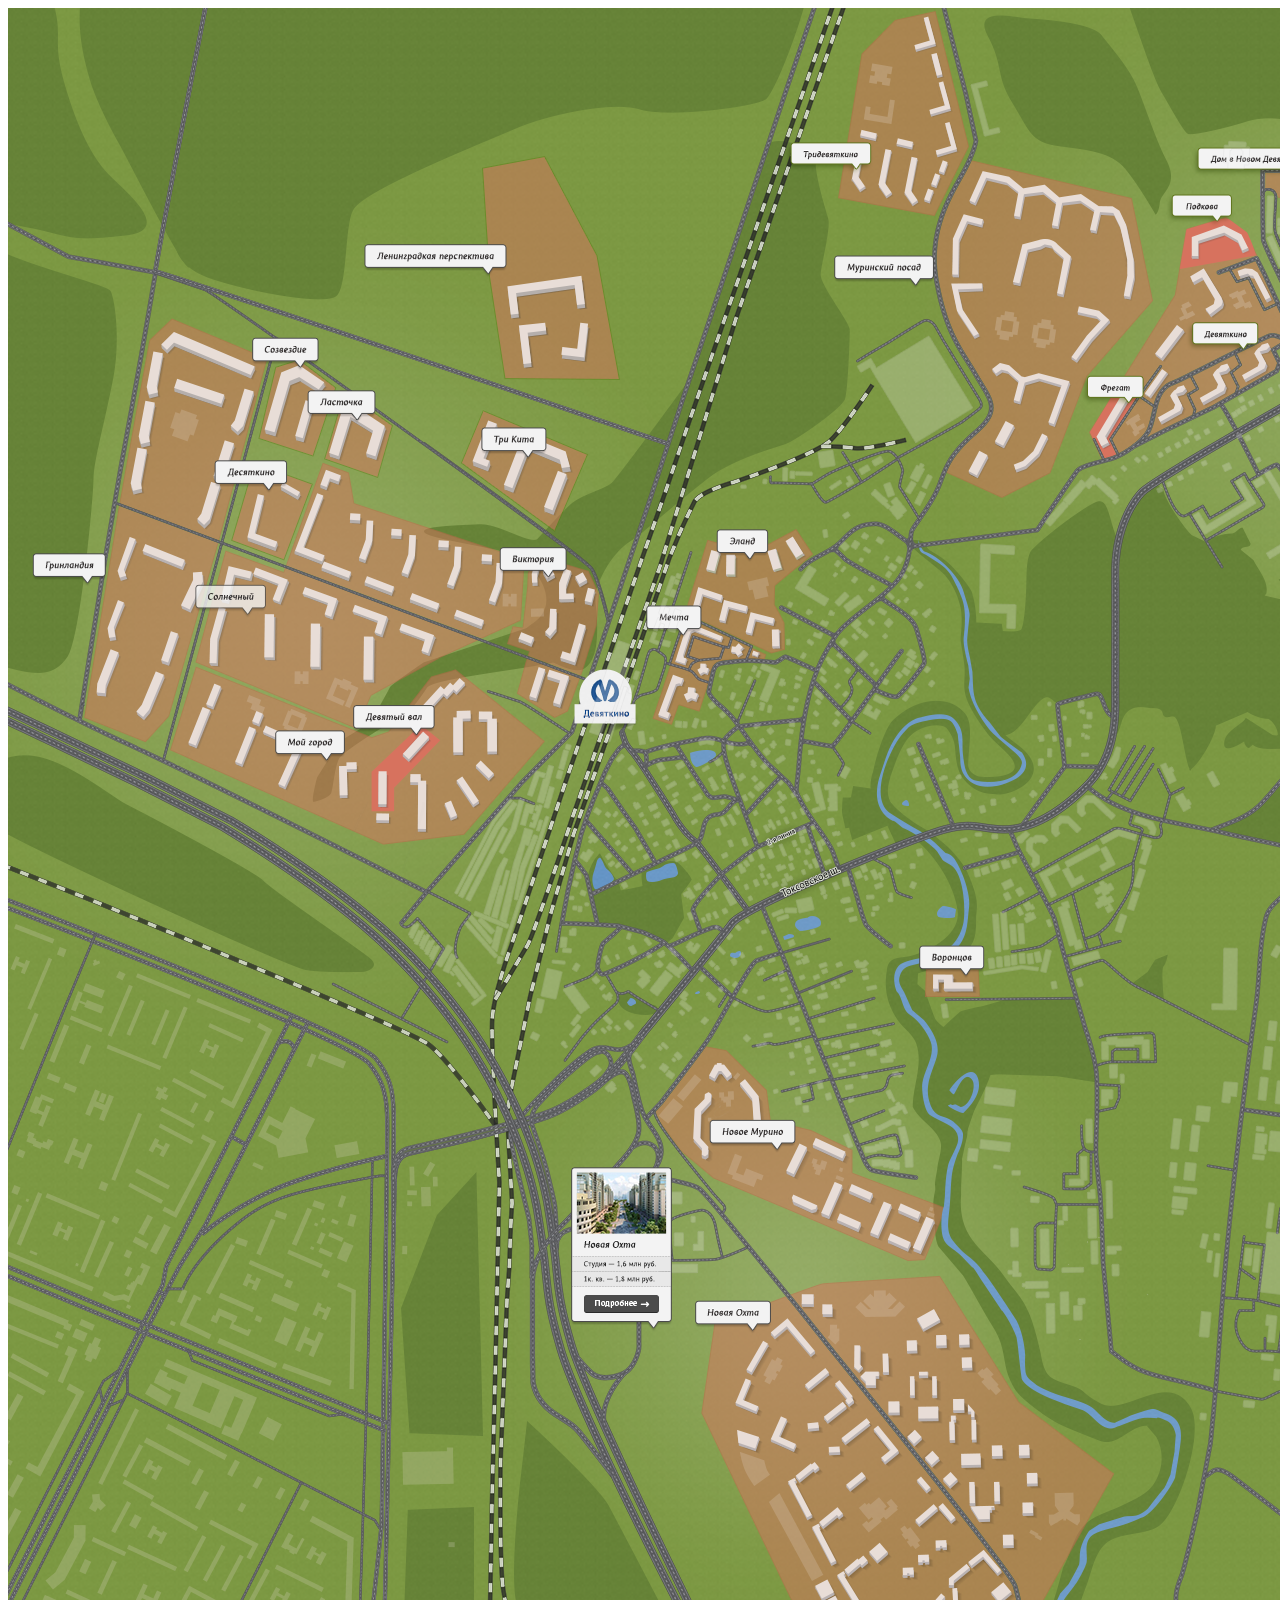
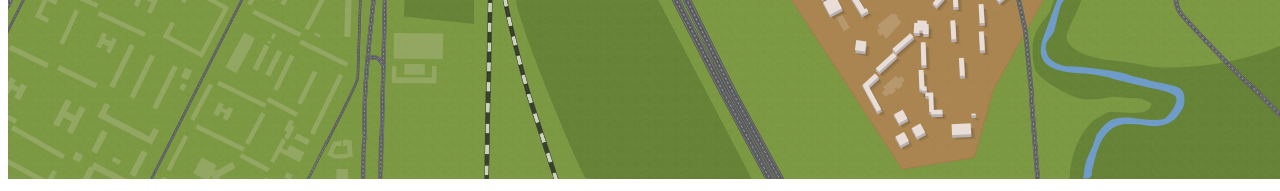
<file: helper.html>
<!doctype html>
<html lang="en">
<head>
    <meta charset="UTF-8">
    <title>999kino</title>
</head>
<body>
  <img src="img/map/map1_helper.png" style="">
  <script src="http://code.jquery.com/jquery-1.7.2.min.js"></script>
  <script>
    
    $(function() {
      document.oncontextmenu = function() {return false;};
      
      var points = [];
      
      $('img').mousedown(function(e) {
        if( e.button == 2 ) {
          console.log(",{name: '"+prompt()+"', points: ["+points.join(', ')+']}');
          points = [];
        } else {
          var offset = $(this).offset();
          x = Math.floor(e.pageX - offset.left-5);
          y = Math.floor(e.pageY - offset.top-5);
          points.push(x, y);
        }
      });
    });
  </script>
</body>
</html>
</file>
